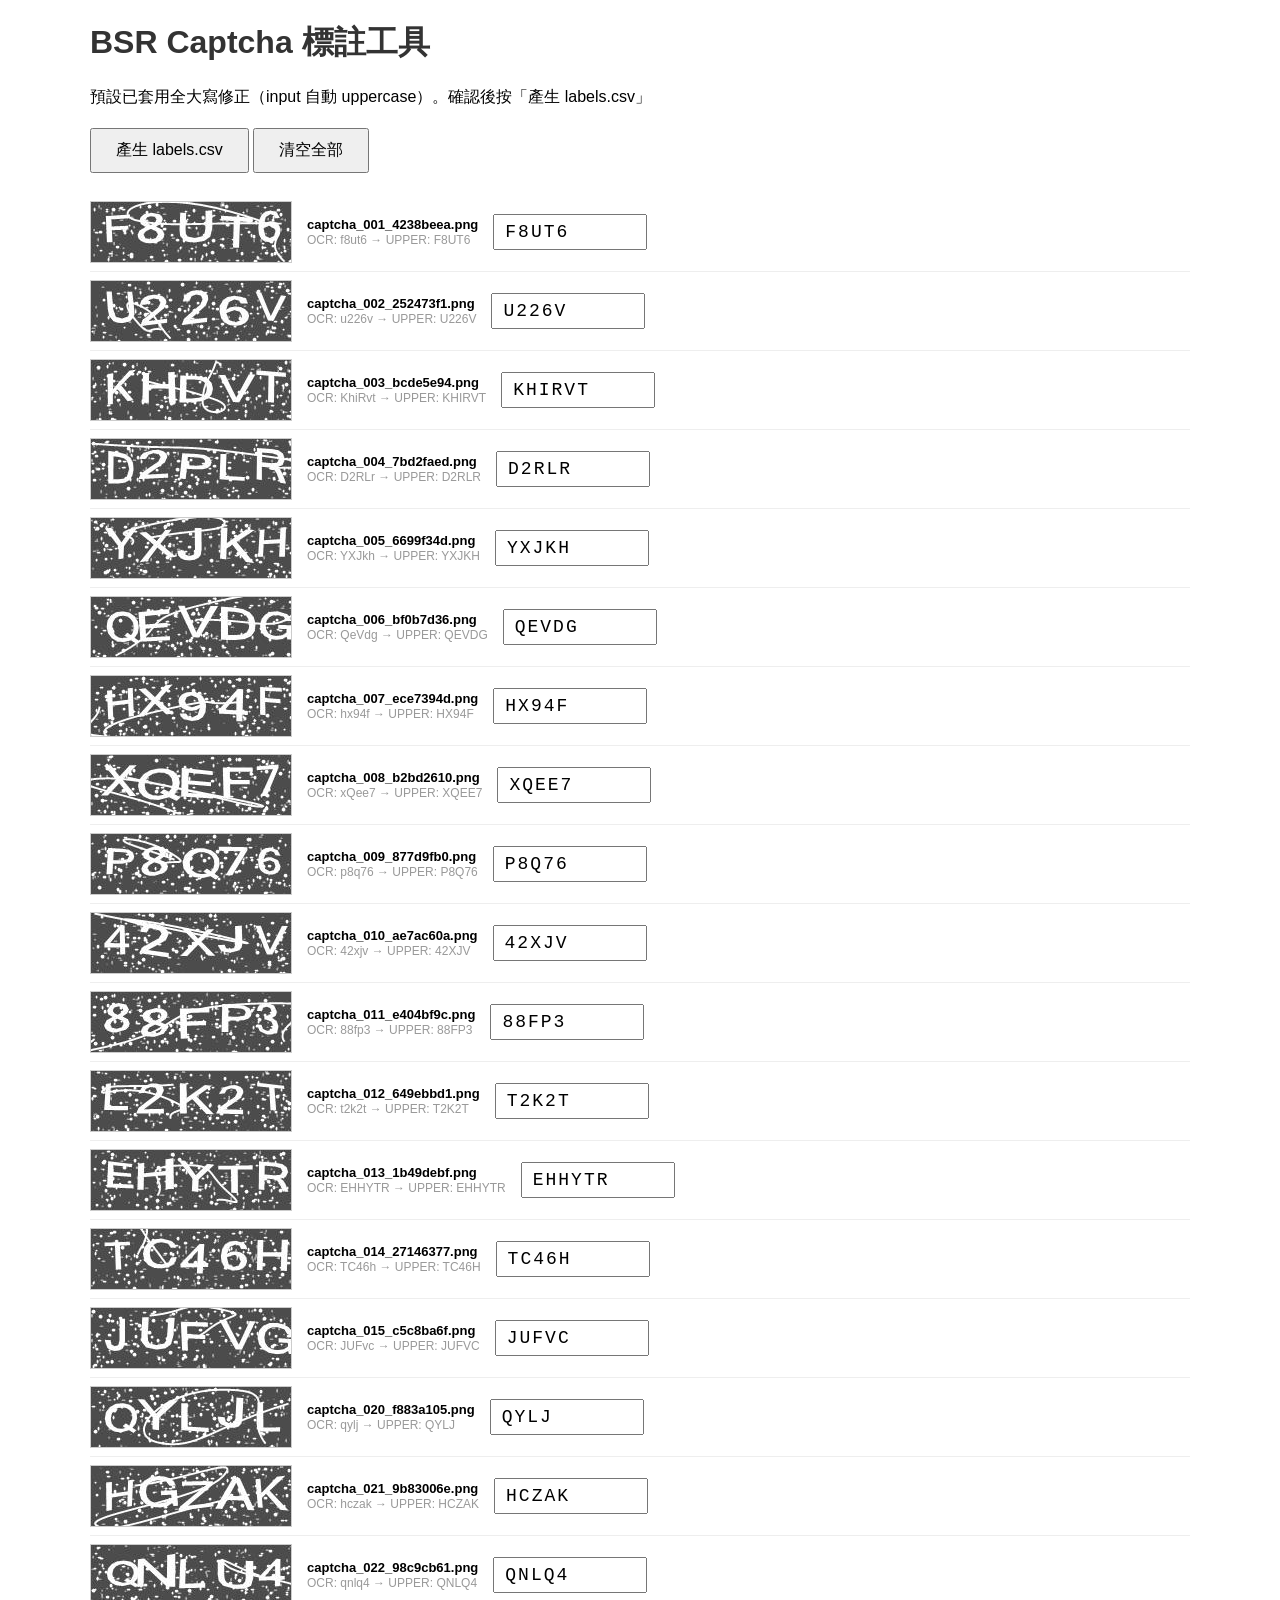
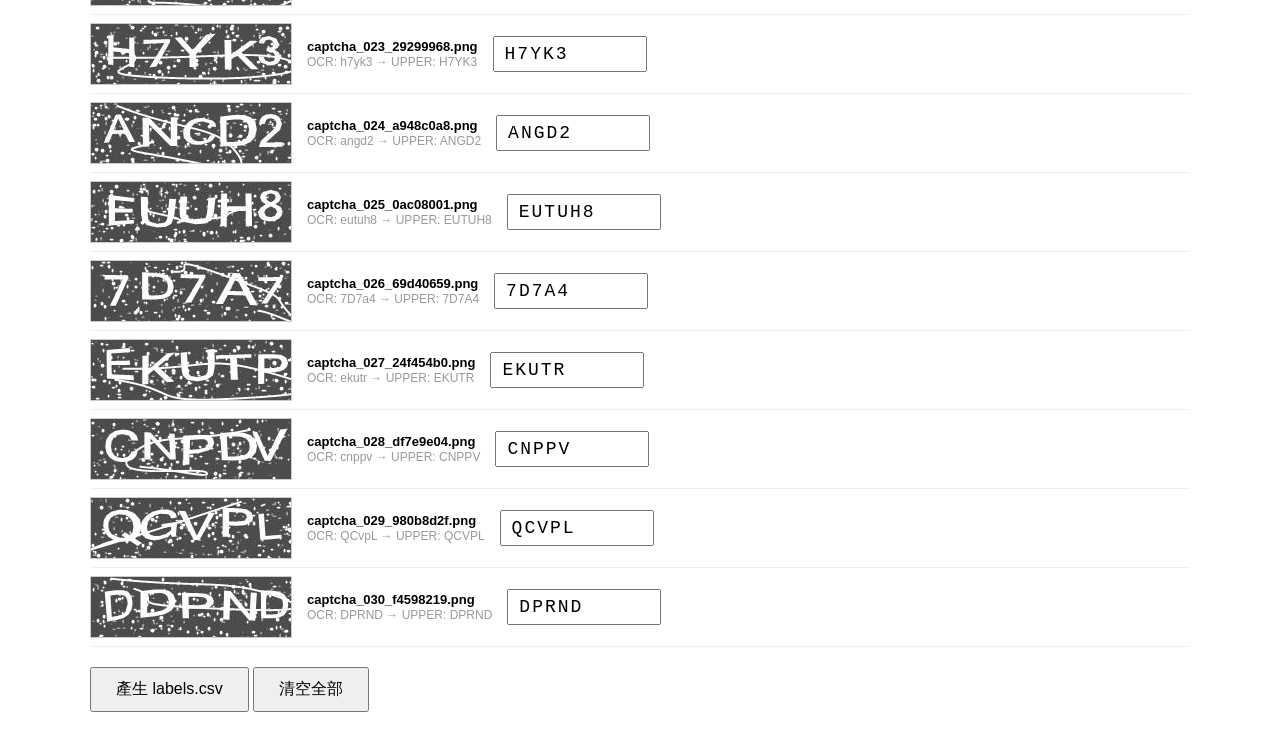
<file: html/labeler.html>
<!DOCTYPE html>
<html lang="zh-TW">
<head>
<meta charset="UTF-8">
<title>BSR Captcha 標註工具</title>
<style>
  body { font-family: sans-serif; max-width: 1100px; margin: 20px auto; padding: 0 20px; }
  h1 { color: #333; }
  .captcha-row { display: flex; align-items: center; gap: 15px; padding: 8px 0; border-bottom: 1px solid #eee; }
  .captcha-row img { width: 200px; height: 60px; border: 1px solid #ccc; }
  .captcha-row .info { min-width: 120px; font-size: 13px; }
  .captcha-row input { padding: 6px 10px; font-size: 18px; width: 130px; font-family: monospace; letter-spacing: 2px; text-transform: uppercase; }
  .actions { margin: 20px 0; }
  .actions button { padding: 10px 24px; font-size: 16px; cursor: pointer; }
  #output { display: none; }
  #output pre { background: #f5f5f5; padding: 15px; border-radius: 5px; overflow-x: auto; font-size: 13px; }
  .stats { color: #666; font-size: 14px; margin-top: 5px; }
  .ocr-raw { color: #999; font-size: 12px; }
</style>
</head>
<body>
<h1>BSR Captcha 標註工具</h1>
<p>預設已套用全大寫修正（input 自動 uppercase）。確認後按「產生 labels.csv」</p>
<div class="actions">
  <button onclick="generateCSV()">產生 labels.csv</button>
  <button onclick="resetAll()">清空全部</button>
</div>
<div id="captcha-list">
  <div class="captcha-row">
    <img src="[data-uri]" />
    <div class="info">
      <strong>captcha_001_4238beea.png</strong><br/>
      <span class="ocr-raw">OCR: f8ut6 → UPPER: F8UT6</span>
    </div>
    <input type="text" value="F8UT6" data-filename="captcha_001_4238beea.png" />
  </div>
  <div class="captcha-row">
    <img src="[data-uri]" />
    <div class="info">
      <strong>captcha_002_252473f1.png</strong><br/>
      <span class="ocr-raw">OCR: u226v → UPPER: U226V</span>
    </div>
    <input type="text" value="U226V" data-filename="captcha_002_252473f1.png" />
  </div>
  <div class="captcha-row">
    <img src="[data-uri]" />
    <div class="info">
      <strong>captcha_003_bcde5e94.png</strong><br/>
      <span class="ocr-raw">OCR: KhiRvt → UPPER: KHIRVT</span>
    </div>
    <input type="text" value="KHIRVT" data-filename="captcha_003_bcde5e94.png" />
  </div>
  <div class="captcha-row">
    <img src="[data-uri]" />
    <div class="info">
      <strong>captcha_004_7bd2faed.png</strong><br/>
      <span class="ocr-raw">OCR: D2RLr → UPPER: D2RLR</span>
    </div>
    <input type="text" value="D2RLR" data-filename="captcha_004_7bd2faed.png" />
  </div>
  <div class="captcha-row">
    <img src="[data-uri]" />
    <div class="info">
      <strong>captcha_005_6699f34d.png</strong><br/>
      <span class="ocr-raw">OCR: YXJkh → UPPER: YXJKH</span>
    </div>
    <input type="text" value="YXJKH" data-filename="captcha_005_6699f34d.png" />
  </div>
  <div class="captcha-row">
    <img src="[data-uri]" />
    <div class="info">
      <strong>captcha_006_bf0b7d36.png</strong><br/>
      <span class="ocr-raw">OCR: QeVdg → UPPER: QEVDG</span>
    </div>
    <input type="text" value="QEVDG" data-filename="captcha_006_bf0b7d36.png" />
  </div>
  <div class="captcha-row">
    <img src="[data-uri]" />
    <div class="info">
      <strong>captcha_007_ece7394d.png</strong><br/>
      <span class="ocr-raw">OCR: hx94f → UPPER: HX94F</span>
    </div>
    <input type="text" value="HX94F" data-filename="captcha_007_ece7394d.png" />
  </div>
  <div class="captcha-row">
    <img src="[data-uri]" />
    <div class="info">
      <strong>captcha_008_b2bd2610.png</strong><br/>
      <span class="ocr-raw">OCR: xQee7 → UPPER: XQEE7</span>
    </div>
    <input type="text" value="XQEE7" data-filename="captcha_008_b2bd2610.png" />
  </div>
  <div class="captcha-row">
    <img src="[data-uri]" />
    <div class="info">
      <strong>captcha_009_877d9fb0.png</strong><br/>
      <span class="ocr-raw">OCR: p8q76 → UPPER: P8Q76</span>
    </div>
    <input type="text" value="P8Q76" data-filename="captcha_009_877d9fb0.png" />
  </div>
  <div class="captcha-row">
    <img src="[data-uri]" />
    <div class="info">
      <strong>captcha_010_ae7ac60a.png</strong><br/>
      <span class="ocr-raw">OCR: 42xjv → UPPER: 42XJV</span>
    </div>
    <input type="text" value="42XJV" data-filename="captcha_010_ae7ac60a.png" />
  </div>
  <div class="captcha-row">
    <img src="[data-uri]" />
    <div class="info">
      <strong>captcha_011_e404bf9c.png</strong><br/>
      <span class="ocr-raw">OCR: 88fp3 → UPPER: 88FP3</span>
    </div>
    <input type="text" value="88FP3" data-filename="captcha_011_e404bf9c.png" />
  </div>
  <div class="captcha-row">
    <img src="[data-uri]" />
    <div class="info">
      <strong>captcha_012_649ebbd1.png</strong><br/>
      <span class="ocr-raw">OCR: t2k2t → UPPER: T2K2T</span>
    </div>
    <input type="text" value="T2K2T" data-filename="captcha_012_649ebbd1.png" />
  </div>
  <div class="captcha-row">
    <img src="[data-uri]" />
    <div class="info">
      <strong>captcha_013_1b49debf.png</strong><br/>
      <span class="ocr-raw">OCR: EHHYTR → UPPER: EHHYTR</span>
    </div>
    <input type="text" value="EHHYTR" data-filename="captcha_013_1b49debf.png" />
  </div>
  <div class="captcha-row">
    <img src="[data-uri]" />
    <div class="info">
      <strong>captcha_014_27146377.png</strong><br/>
      <span class="ocr-raw">OCR: TC46h → UPPER: TC46H</span>
    </div>
    <input type="text" value="TC46H" data-filename="captcha_014_27146377.png" />
  </div>
  <div class="captcha-row">
    <img src="[data-uri]" />
    <div class="info">
      <strong>captcha_015_c5c8ba6f.png</strong><br/>
      <span class="ocr-raw">OCR: JUFvc → UPPER: JUFVC</span>
    </div>
    <input type="text" value="JUFVC" data-filename="captcha_015_c5c8ba6f.png" />
  </div>
  <div class="captcha-row">
    <img src="[data-uri]" />
    <div class="info">
      <strong>captcha_020_f883a105.png</strong><br/>
      <span class="ocr-raw">OCR: qylj → UPPER: QYLJ</span>
    </div>
    <input type="text" value="QYLJ" data-filename="captcha_020_f883a105.png" />
  </div>
  <div class="captcha-row">
    <img src="[data-uri]" />
    <div class="info">
      <strong>captcha_021_9b83006e.png</strong><br/>
      <span class="ocr-raw">OCR: hczak → UPPER: HCZAK</span>
    </div>
    <input type="text" value="HCZAK" data-filename="captcha_021_9b83006e.png" />
  </div>
  <div class="captcha-row">
    <img src="[data-uri]" />
    <div class="info">
      <strong>captcha_022_98c9cb61.png</strong><br/>
      <span class="ocr-raw">OCR: qnlq4 → UPPER: QNLQ4</span>
    </div>
    <input type="text" value="QNLQ4" data-filename="captcha_022_98c9cb61.png" />
  </div>
  <div class="captcha-row">
    <img src="[data-uri]" />
    <div class="info">
      <strong>captcha_023_29299968.png</strong><br/>
      <span class="ocr-raw">OCR: h7yk3 → UPPER: H7YK3</span>
    </div>
    <input type="text" value="H7YK3" data-filename="captcha_023_29299968.png" />
  </div>
  <div class="captcha-row">
    <img src="[data-uri]" />
    <div class="info">
      <strong>captcha_024_a948c0a8.png</strong><br/>
      <span class="ocr-raw">OCR: angd2 → UPPER: ANGD2</span>
    </div>
    <input type="text" value="ANGD2" data-filename="captcha_024_a948c0a8.png" />
  </div>
  <div class="captcha-row">
    <img src="[data-uri]" />
    <div class="info">
      <strong>captcha_025_0ac08001.png</strong><br/>
      <span class="ocr-raw">OCR: eutuh8 → UPPER: EUTUH8</span>
    </div>
    <input type="text" value="EUTUH8" data-filename="captcha_025_0ac08001.png" />
  </div>
  <div class="captcha-row">
    <img src="[data-uri]" />
    <div class="info">
      <strong>captcha_026_69d40659.png</strong><br/>
      <span class="ocr-raw">OCR: 7D7a4 → UPPER: 7D7A4</span>
    </div>
    <input type="text" value="7D7A4" data-filename="captcha_026_69d40659.png" />
  </div>
  <div class="captcha-row">
    <img src="[data-uri]" />
    <div class="info">
      <strong>captcha_027_24f454b0.png</strong><br/>
      <span class="ocr-raw">OCR: ekutr → UPPER: EKUTR</span>
    </div>
    <input type="text" value="EKUTR" data-filename="captcha_027_24f454b0.png" />
  </div>
  <div class="captcha-row">
    <img src="[data-uri]" />
    <div class="info">
      <strong>captcha_028_df7e9e04.png</strong><br/>
      <span class="ocr-raw">OCR: cnppv → UPPER: CNPPV</span>
    </div>
    <input type="text" value="CNPPV" data-filename="captcha_028_df7e9e04.png" />
  </div>
  <div class="captcha-row">
    <img src="[data-uri]" />
    <div class="info">
      <strong>captcha_029_980b8d2f.png</strong><br/>
      <span class="ocr-raw">OCR: QCvpL → UPPER: QCVPL</span>
    </div>
    <input type="text" value="QCVPL" data-filename="captcha_029_980b8d2f.png" />
  </div>
  <div class="captcha-row">
    <img src="[data-uri]" />
    <div class="info">
      <strong>captcha_030_f4598219.png</strong><br/>
      <span class="ocr-raw">OCR: DPRND → UPPER: DPRND</span>
    </div>
    <input type="text" value="DPRND" data-filename="captcha_030_f4598219.png" />
  </div>
</div>
<div class="stats" id="stats"></div>
<div class="actions">
  <button onclick="generateCSV()">產生 labels.csv</button>
  <button onclick="resetAll()">清空全部</button>
</div>
<div id="output">
  <h3>labels.csv 內容</h3>
  <pre id="csv-content"></pre>
</div>
<script>
function generateCSV() {
  const inputs = document.querySelectorAll('#captcha-list input');
  let lines = ['filename,label'];
  let total = inputs.length;
  let filled = 0;
  inputs.forEach(inp => {
    let val = inp.value.trim().toUpperCase();
    if (val) filled++;
    lines.push(inp.dataset.filename + ',' + val);
  });
  document.getElementById('csv-content').textContent = lines.join('
');
  document.getElementById('output').style.display = 'block';
  document.getElementById('stats').textContent = '已標註 ' + filled + '/' + total + ' 張';
}

function resetAll() {
  document.querySelectorAll('#captcha-list input').forEach(inp => inp.value = '');
  document.getElementById('output').style.display = 'none';
  document.getElementById('stats').textContent = '';
}
</script>
</body>
</html>
</file>
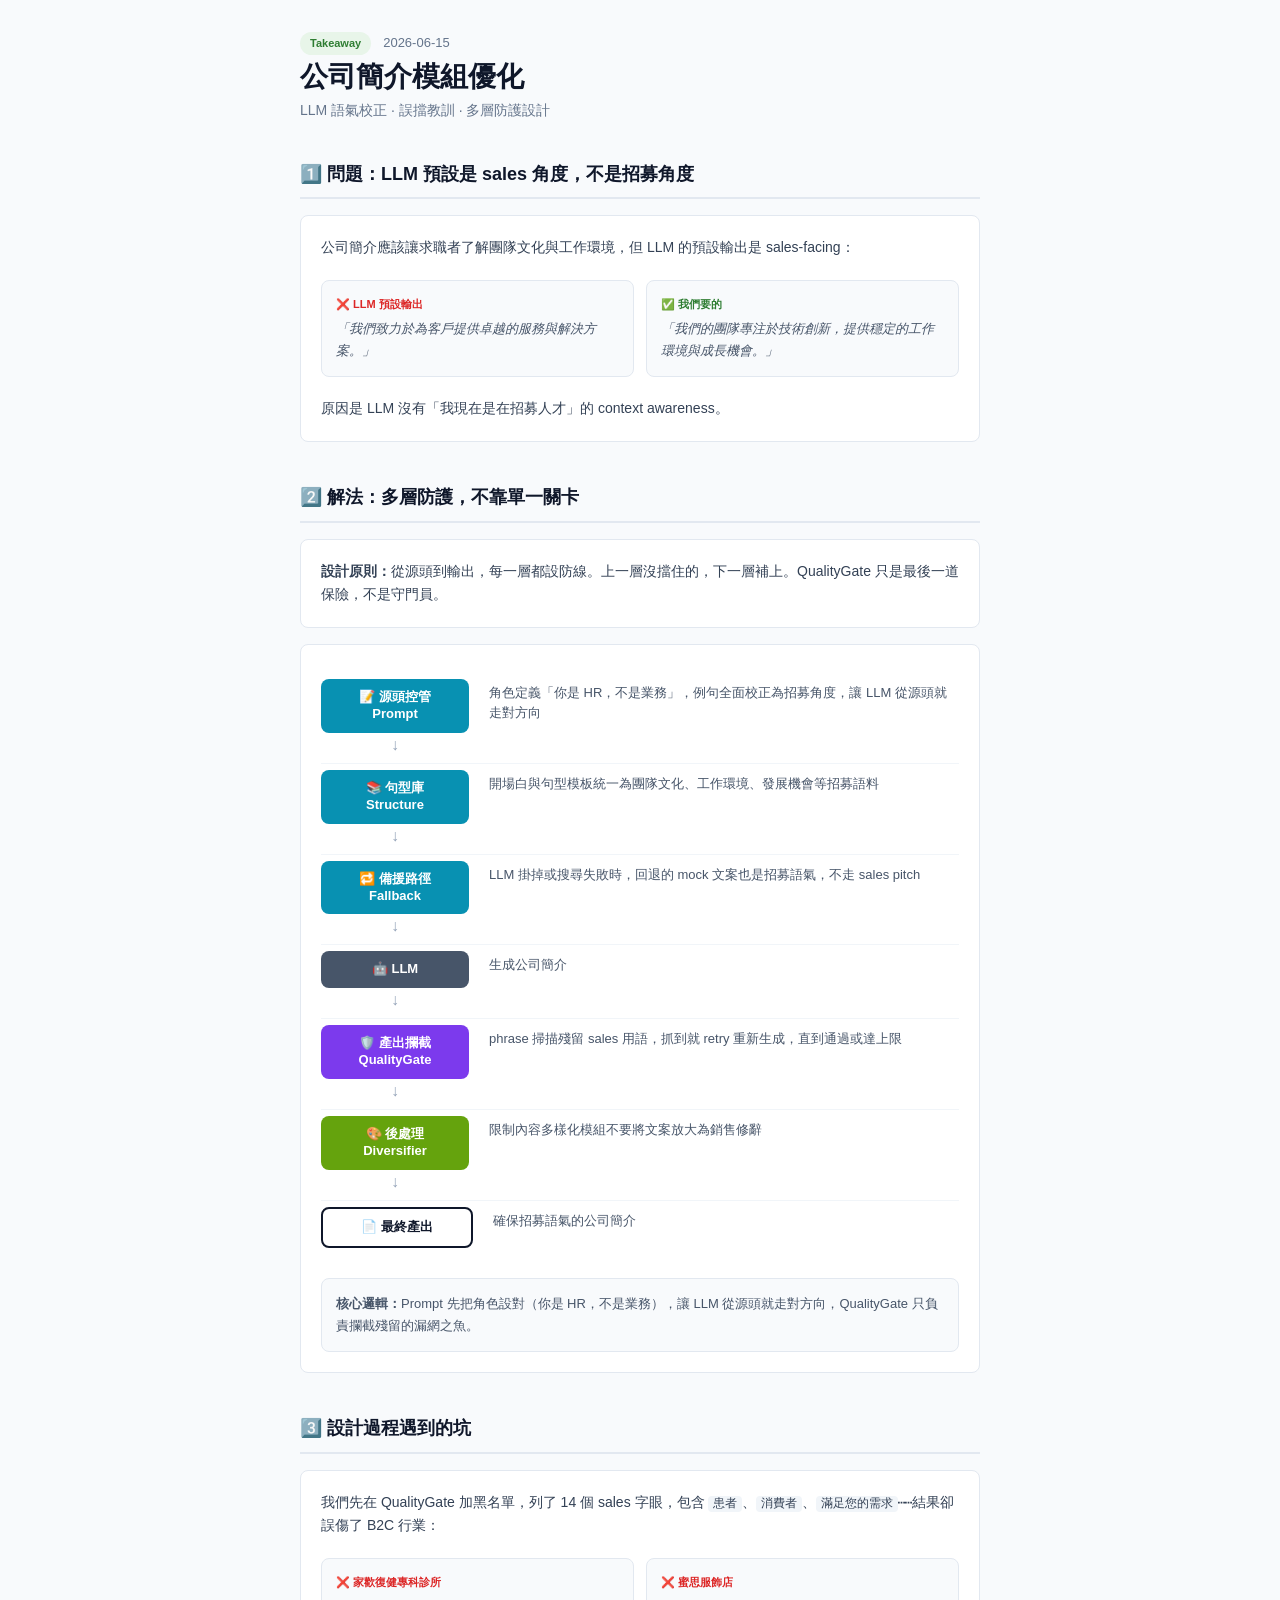
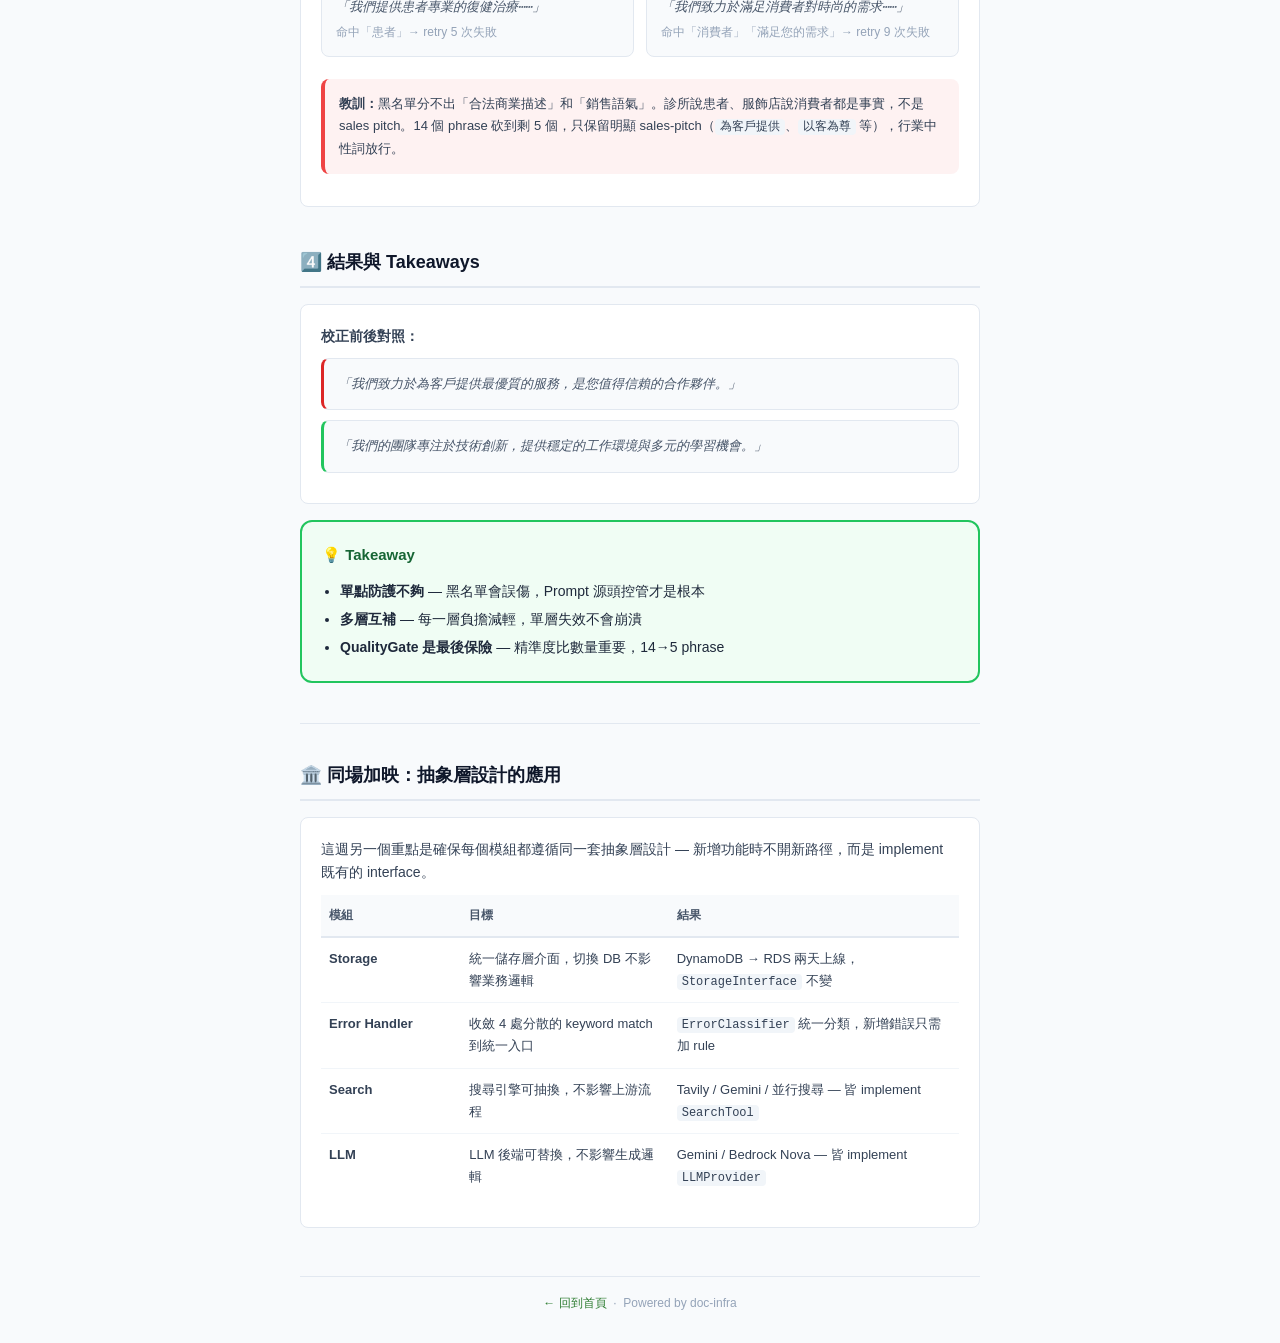
<file: html/weekly_takeaway_20260615.html>
<!DOCTYPE html>
<html lang="zh-TW">
<head>
<meta charset="UTF-8">
<meta name="viewport" content="width=device-width, initial-scale=1.0">
<title>技術 Takeaway — 公司簡介模組優化</title>
<style>
  body {
    font-family: -apple-system, BlinkMacSystemFont, "Segoe UI", Roboto, "Helvetica Neue", Arial, sans-serif;
    background: #f8fafc;
    color: #1e293b;
    margin: 0;
    padding: 32px 16px;
    line-height: 1.7;
  }
  .container { max-width: 680px; margin: 0 auto; }

  .meta-row {
    display: flex;
    align-items: center;
    gap: 12px;
    font-size: 13px;
    color: #64748b;
    margin-bottom: 4px;
  }
  .meta-row .tag {
    background: #e8f5e9;
    color: #2e7d32;
    padding: 2px 10px;
    border-radius: 12px;
    font-weight: 600;
    font-size: 11px;
  }
  h1 {
    font-size: 28px;
    font-weight: 700;
    margin: 0 0 4px 0;
    color: #0f172a;
    line-height: 1.3;
  }
  .subtitle {
    font-size: 14px;
    color: #64748b;
    margin-bottom: 36px;
  }

  .section { margin-bottom: 40px; }

  .section-header {
    display: flex;
    align-items: center;
    gap: 8px;
    margin-bottom: 16px;
    padding-bottom: 8px;
    border-bottom: 2px solid #e2e8f0;
  }
  .section-header h2 {
    font-size: 18px;
    font-weight: 700;
    margin: 0;
    color: #0f172a;
  }

  .card {
    background: #fff;
    border: 1px solid #e2e8f0;
    border-radius: 8px;
    padding: 20px;
    margin-bottom: 16px;
  }
  .card p { margin: 0 0 10px 0; font-size: 14px; color: #334155; }
  .card p:last-child { margin-bottom: 0; }

  .example-box {
    background: #f8fafc;
    border: 1px solid #e2e8f0;
    border-radius: 8px;
    padding: 14px;
    margin: 10px 0;
    font-size: 13px;
  }
  .example-box .label {
    font-size: 11px;
    font-weight: 600;
    margin-bottom: 4px;
  }
  .example-box .label.bad { color: #dc2626; }
  .example-box .label.good { color: #2e7d32; }
  .example-box .text { font-style: italic; color: #475569; }

  .comparison {
    display: grid;
    grid-template-columns: 1fr 1fr;
    gap: 12px;
    margin: 10px 0;
  }
  @media (max-width: 560px) { .comparison { grid-template-columns: 1fr; } }

  .highlight {
    padding: 14px;
    border-radius: 8px;
    margin: 12px 0;
    font-size: 13px;
  }
  .highlight.red { background: #fef2f2; border-left: 4px solid #ef4444; }
  .highlight.green { background: #f0fdf4; border-left: 4px solid #22c55e; }
  .highlight.purple { background: #f5f3ff; border-left: 4px solid #7c3aed; }
  .highlight p { margin: 0; font-size: 13px; }

  .flowchart {
    display: flex;
    flex-direction: column;
    align-items: center;
    gap: 0;
    padding: 8px 0;
    width: 100%;
  }
  .flow-layer {
    display: flex;
    align-items: stretch;
    width: 100%;
    gap: 12px;
    padding: 6px 0;
    border-bottom: 1px solid #f1f5f9;
  }
  .flow-layer:last-of-type { border-bottom: none; }
  .flow-left {
    display: flex;
    flex-direction: column;
    align-items: center;
    min-width: 120px;
    flex-shrink: 0;
  }
  .flow-node {
    display: flex;
    align-items: center;
    gap: 6px;
    padding: 10px 14px;
    border-radius: 8px;
    font-weight: 600;
    font-size: 13px;
    color: #fff;
    width: 120px;
    justify-content: center;
    flex-shrink: 0;
    line-height: 1.3;
    text-align: center;
  }
  .flow-node.blue { background: #0891b2; }
  .flow-node.dark { background: #475569; }
  .flow-node.purple { background: #7c3aed; }
  .flow-node.green { background: #65a30d; }
  .flow-node.outline { background: #fff; color: #0f172a; border: 2px solid #0f172a; }
  .flow-arrow { color: #94a3b8; font-size: 16px; text-align: center; line-height: 1; padding: 4px 0; }
  .flow-desc {
    font-size: 13px;
    color: #475569;
    padding: 4px 8px;
    line-height: 1.5;
    flex: 1;
    text-align: left;
  }
  .flow-retry-row {
    display: flex;
    align-items: center;
    justify-content: flex-end;
    gap: 8px;
    font-size: 13px;
    font-weight: 600;
    padding: 8px 0;
    width: 100%;
  }
  .flow-retry-row .fail { color: #dc2626; }
  .flow-retry-row .pass { color: #22c55e; }
  .flow-branch {
    display: flex;
    align-items: center;
    justify-content: center;
    gap: 12px;
    padding: 10px 0 6px;
    font-size: 13px;
    width: 100%;
  }
  .flow-branch .pass { color: #22c55e; font-weight: 600; }

  .tag-row {
    display: flex;
    flex-wrap: wrap;
    gap: 8px;
    margin: 14px 0;
  }
  .tag-item {
    display: inline-flex;
    align-items: center;
    gap: 4px;
    font-size: 12px;
    padding: 6px 12px;
    border-radius: 8px;
    font-weight: 500;
    line-height: 1.3;
  }
  .tag-item.blue { background: #dbeafe; color: #1e40af; }
  .tag-item.green { background: #e8f5e9; color: #2e7d32; }
  .tag-item.gray { background: #f1f5f9; color: #475569; }

  table {
    width: 100%;
    border-collapse: collapse;
    font-size: 13px;
    margin: 8px 0;
  }
  thead th, table th {
    text-align: left;
    padding: 10px 8px;
    background: #f8fafc;
    border-bottom: 2px solid #e2e8f0;
    font-weight: 700;
    font-size: 12px;
    color: #475569;
  }
  table td {
    padding: 10px 8px;
    border-bottom: 1px solid #f1f5f9;
    color: #334155;
    vertical-align: top;
  }
  table tr:last-child td { border-bottom: none; }
  table tr:hover td { background: #f8fafc; }

  .takeaway-box {
    background: #f0fdf4;
    border: 2px solid #22c55e;
    border-radius: 12px;
    padding: 20px;
  }
  .takeaway-box h3 {
    margin: 0 0 10px 0;
    font-size: 15px;
    color: #166534;
  }
  .takeaway-box ul {
    margin: 0;
    padding-left: 18px;
    font-size: 14px;
    line-height: 2;
  }

  hr {
    border: none;
    border-top: 1px solid #e2e8f0;
    margin: 36px 0;
  }
  code {
    background: #f1f5f9;
    padding: 1px 5px;
    border-radius: 4px;
    font-size: 12px;
    color: #334155;
  }
  .footer {
    text-align: center;
    font-size: 12px;
    color: #94a3b8;
    margin-top: 48px;
    padding-top: 16px;
    border-top: 1px solid #e2e8f0;
  }
  a { color: #2e7d32; text-decoration: none; }
</style>
</head>
<body>

<div class="container">

  <!-- Header -->
  <div class="meta-row">
    <span class="tag">Takeaway</span>
    <span>2026-06-15</span>
  </div>
  <h1>公司簡介模組優化</h1>
  <div class="subtitle">LLM 語氣校正 · 誤擋教訓 · 多層防護設計</div>

  <!-- ======== 1. 問題 ======== -->
  <div class="section">
    <div class="section-header">
      <h2>1️⃣ 問題：LLM 預設是 sales 角度，不是招募角度</h2>
    </div>
    <div class="card">
      <p>公司簡介應該讓求職者了解團隊文化與工作環境，但 LLM 的預設輸出是 sales-facing：</p>
      <div class="comparison">
        <div class="example-box">
          <div class="label bad">❌ LLM 預設輸出</div>
          <div class="text">「我們致力於為客戶提供卓越的服務與解決方案。」</div>
        </div>
        <div class="example-box">
          <div class="label good">✅ 我們要的</div>
          <div class="text">「我們的團隊專注於技術創新，提供穩定的工作環境與成長機會。」</div>
        </div>
      </div>
      <p>原因是 LLM 沒有「我現在是在招募人才」的 context awareness。</p>
    </div>
  </div>

  <!-- ======== 2. 解法：多層防護 ======== -->
  <div class="section">
    <div class="section-header">
      <h2>2️⃣ 解法：多層防護，不靠單一關卡</h2>
    </div>
    <div class="card">
      <p><strong>設計原則：</strong>從源頭到輸出，每一層都設防線。上一層沒擋住的，下一層補上。QualityGate 只是最後一道保險，不是守門員。</p>
    </div>

    <div class="card" style="text-align:left; padding:20px;">
      <div class="flowchart">

        <div class="flow-layer">
          <div class="flow-left">
            <span class="flow-node blue">📝 源頭控管<br/>Prompt</span>
            <span class="flow-arrow">↓</span>
          </div>
          <span class="flow-desc">角色定義「你是 HR，不是業務」，例句全面校正為招募角度，讓 LLM 從源頭就走對方向</span>
        </div>

        <div class="flow-layer">
          <div class="flow-left">
            <span class="flow-node blue">📚 句型庫<br/>Structure</span>
            <span class="flow-arrow">↓</span>
          </div>
          <span class="flow-desc">開場白與句型模板統一為團隊文化、工作環境、發展機會等招募語料</span>
        </div>

        <div class="flow-layer">
          <div class="flow-left">
            <span class="flow-node blue">🔁 備援路徑<br/>Fallback</span>
            <span class="flow-arrow">↓</span>
          </div>
          <span class="flow-desc">LLM 掛掉或搜尋失敗時，回退的 mock 文案也是招募語氣，不走 sales pitch</span>
        </div>

        <div class="flow-layer">
          <div class="flow-left">
            <span class="flow-node dark">🤖 LLM</span>
            <span class="flow-arrow">↓</span>
          </div>
          <span class="flow-desc">生成公司簡介</span>
        </div>

        <div class="flow-layer">
          <div class="flow-left">
            <span class="flow-node purple">🛡️ 產出攔截<br/>QualityGate</span>
            <span class="flow-arrow">↓</span>
          </div>
          <span class="flow-desc">phrase 掃描殘留 sales 用語，抓到就 retry 重新生成，直到通過或達上限</span>
        </div>

        <div class="flow-layer">
          <div class="flow-left">
            <span class="flow-node green">🎨 後處理<br/>Diversifier</span>
            <span class="flow-arrow">↓</span>
          </div>
          <span class="flow-desc">限制內容多樣化模組不要將文案放大為銷售修辭</span>
        </div>

        <div class="flow-layer" style="border-bottom:none;">
          <div class="flow-left">
            <span class="flow-node outline">📄 最終產出</span>
          </div>
          <span class="flow-desc">確保招募語氣的公司簡介</span>
        </div>

      </div>
      <div style="margin-top:16px; padding:14px; background:#f8fafc; border-radius:8px; border:1px solid #e2e8f0; font-size:13px; color:#475569;">
        <strong>核心邏輯：</strong>Prompt 先把角色設對（你是 HR，不是業務），讓 LLM 從源頭就走對方向，QualityGate 只負責攔截殘留的漏網之魚。
      </div>
    </div>
  </div>

  <!-- ======== 3. 踩坑 ======== -->
  <div class="section">
    <div class="section-header">
      <h2>3️⃣ 設計過程遇到的坑</h2>
    </div>
    <div class="card">
      <p>我們先在 QualityGate 加黑名單，列了 14 個 sales 字眼，包含 <code>患者</code>、<code>消費者</code>、<code>滿足您的需求</code>⋯⋯結果卻誤傷了 B2C 行業：</p>
      <div class="comparison">
        <div class="example-box">
          <div class="label bad">❌ 家歡復健專科診所</div>
          <div class="text">「我們提供患者專業的復健治療⋯⋯」</div>
          <div style="font-size:12px; color:#94a3b8; margin-top:4px;">命中「患者」→ retry 5 次失敗</div>
        </div>
        <div class="example-box">
          <div class="label bad">❌ 蜜思服飾店</div>
          <div class="text">「我們致力於滿足消費者對時尚的需求⋯⋯」</div>
          <div style="font-size:12px; color:#94a3b8; margin-top:4px;">命中「消費者」「滿足您的需求」→ retry 9 次失敗</div>
        </div>
      </div>
      <div class="highlight red">
        <p><strong>教訓：</strong>黑名單分不出「合法商業描述」和「銷售語氣」。診所說患者、服飾店說消費者都是事實，不是 sales pitch。14 個 phrase 砍到剩 5 個，只保留明顯 sales-pitch（<code>為客戶提供</code>、<code>以客為尊</code> 等），行業中性詞放行。</p>
      </div>
    </div>
  </div>

  <!-- ======== 4. 結果 ======== -->
  <div class="section">
    <div class="section-header">
      <h2>4️⃣ 結果與 Takeaways</h2>
    </div>

    <div class="card">
      <p><strong>校正前後對照：</strong></p>
      <div class="example-box" style="border-left:3px solid #dc2626;">
        <div class="text">「我們致力於為客戶提供最優質的服務，是您值得信賴的合作夥伴。」</div>
      </div>
      <div class="example-box" style="border-left:3px solid #22c55e;">
        <div class="text">「我們的團隊專注於技術創新，提供穩定的工作環境與多元的學習機會。」</div>
      </div>
    </div>

    <div class="takeaway-box">
      <h3>💡 Takeaway</h3>
      <ul>
        <li><strong>單點防護不夠</strong> — 黑名單會誤傷，Prompt 源頭控管才是根本</li>
        <li><strong>多層互補</strong> — 每一層負擔減輕，單層失效不會崩潰</li>
        <li><strong>QualityGate 是最後保險</strong> — 精準度比數量重要，14→5 phrase</li>
      </ul>
    </div>
  </div>

  <hr>

  <!-- Bonus -->
  <div class="section">
    <div class="section-header">
      <h2>🏛️ 同場加映：抽象層設計的應用</h2>
    </div>
    <div class="card">
      <p>這週另一個重點是確保每個模組都遵循同一套抽象層設計 — 新增功能時不開新路徑，而是 implement 既有的 interface。</p>

      <table>
        <tr><th style="width:22%;">模組</th><th>目標</th><th>結果</th></tr>
        <tr>
          <td><strong>Storage</strong></td>
          <td>統一儲存層介面，切換 DB 不影響業務邏輯</td>
          <td>DynamoDB → RDS 兩天上線，<code>StorageInterface</code> 不變</td>
        </tr>
        <tr>
          <td><strong>Error Handler</strong></td>
          <td>收斂 4 處分散的 keyword match 到統一入口</td>
          <td><code>ErrorClassifier</code> 統一分類，新增錯誤只需加 rule</td>
        </tr>
        <tr>
          <td><strong>Search</strong></td>
          <td>搜尋引擎可抽換，不影響上游流程</td>
          <td>Tavily / Gemini / 並行搜尋 — 皆 implement <code>SearchTool</code></td>
        </tr>
        <tr>
          <td><strong>LLM</strong></td>
          <td>LLM 後端可替換，不影響生成邏輯</td>
          <td>Gemini / Bedrock Nova — 皆 implement <code>LLMProvider</code></td>
        </tr>
      </table>
    </div>
  </div>

  <div class="footer">
    <a href="/">← 回到首頁</a> &nbsp;·&nbsp; Powered by doc-infra
  </div>

</div>

</body>
</html>
</file>
